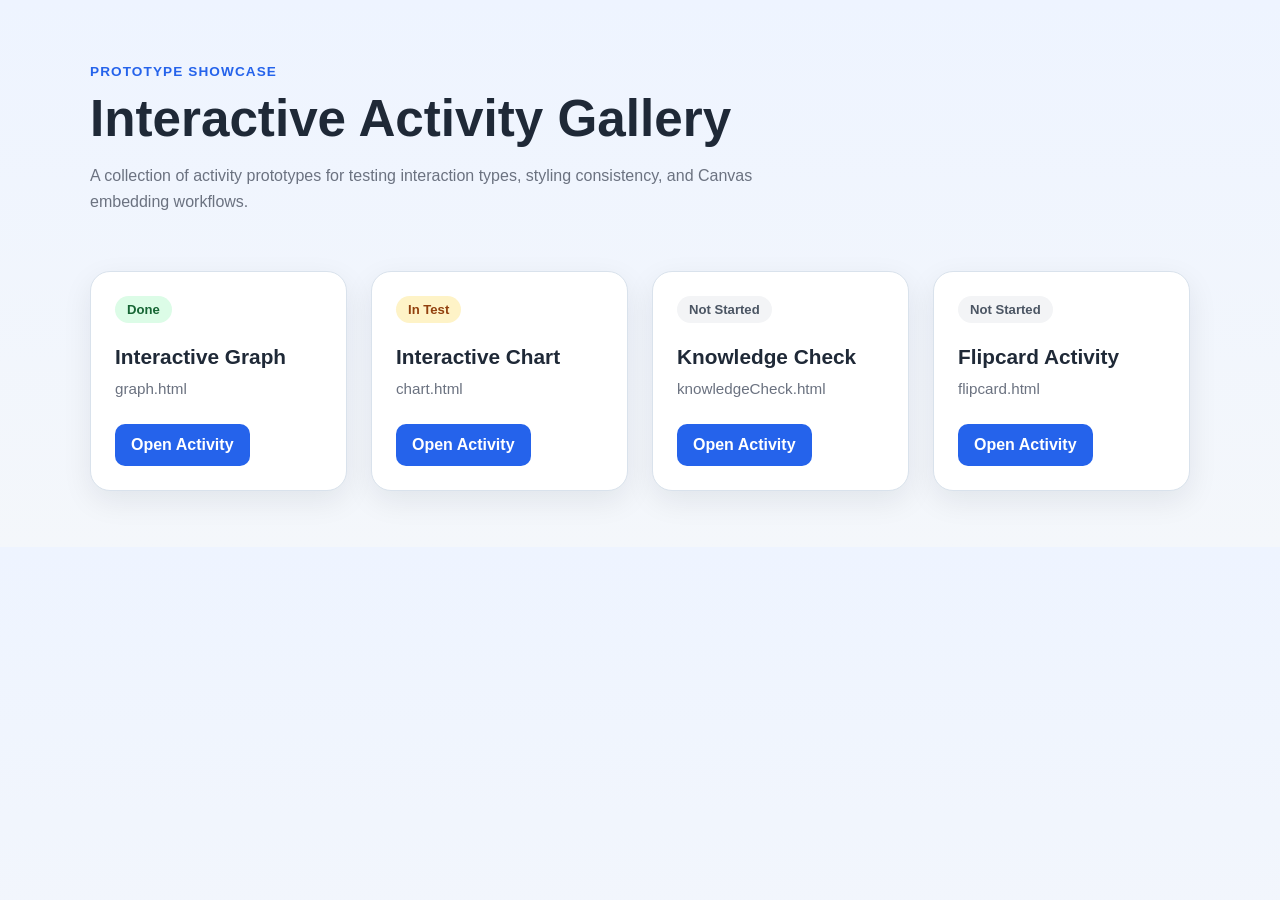
<file: index.html>
<!DOCTYPE html>
<html lang="en">
<head>
  <meta charset="UTF-8" />
  <meta name="viewport" content="width=device-width, initial-scale=1.0" />
  <title>Activity Prototype Gallery</title>
  <link rel="stylesheet" href="style.css" />
</head>
<body>
  <header class="page-header">
    <div class="container">
      <p class="eyebrow">Prototype Showcase</p>
      <h1>Interactive Activity Gallery</h1>
      <p class="page-intro">
        A collection of activity prototypes for testing interaction types,
        styling consistency, and Canvas embedding workflows.
      </p>
    </div>
  </header>

  <main class="container">
    <section class="gallery-grid">
      <article class="gallery-card">
        <div class="card-top">
            <span class="status-badge status-done">Done</span>
        </div>
        <h2>Interactive Graph</h2>
        <p class="file-label">graph.html</p>
        <div class="card-actions">
          <a class="btn btn-primary" href="graph.html">Open Activity</a>
        </div>
      </article>

      <article class="gallery-card">
        <div class="card-top">
          <span class="status-badge status-testing">In Test</span>
        </div>
        <h2>Interactive Chart</h2>
        <p class="file-label">chart.html</p>
        <div class="card-actions">
          <a class="btn btn-primary" href="chart.html">Open Activity</a>
        </div>
      </article>

      <article class="gallery-card">
        <div class="card-top">
          <span class="status-badge status-progress">Not Started</span>
        </div>
        <h2>Knowledge Check</h2>
        <p class="file-label">knowledgeCheck.html</p>
        <div class="card-actions">
          <a class="btn btn-primary" href="knowledgeCheck.html">Open Activity</a>
        </div>
      </article>

      <article class="gallery-card">
        <div class="card-top">
          <span class="status-badge status-progress">Not Started</span>
        </div>
        <h2>Flipcard Activity</h2>
        <p class="file-label">flipcard.html</p>
        <div class="card-actions">
          <a class="btn btn-primary" href="flipcard.html">Open Activity</a>
        </div>
      </article>
    </section>
  </main>
</body>
</html>
</file>
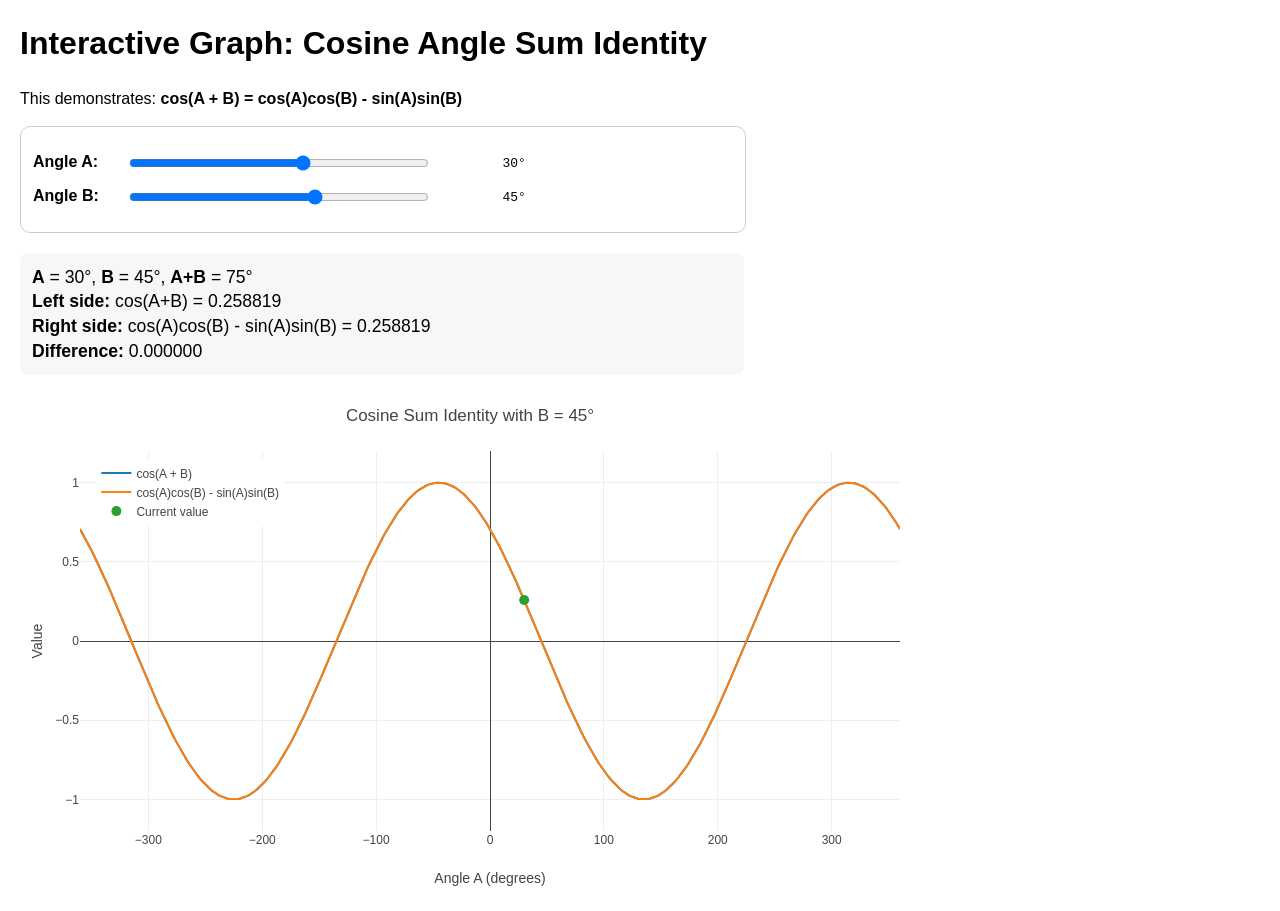
<file: graph.html>
<!DOCTYPE html>
<html lang="en">
<head>
  <meta charset="UTF-8" />
  <meta name="viewport" content="width=device-width, initial-scale=1.0" />
  <title>Cosine Angle Sum Identity</title>
  <script src="https://cdn.plot.ly/plotly-2.35.2.min.js"></script>
  <style>
    body {
      font-family: Arial, sans-serif;
      margin: 20px;
      line-height: 1.4;
    }
    .controls {
      margin-bottom: 20px;
      padding: 12px;
      border: 1px solid #ccc;
      border-radius: 10px;
      max-width: 700px;
    }
    .control-row {
      margin: 12px 0;
    }
    label {
      display: inline-block;
      width: 90px;
      font-weight: bold;
    }
    input[type="range"] {
      width: 300px;
      vertical-align: middle;
    }
    .value {
      display: inline-block;
      width: 80px;
      text-align: right;
      margin-left: 10px;
      font-family: monospace;
    }
    .formula {
      margin: 16px 0;
      font-size: 1.1rem;
      background: #f7f7f7;
      padding: 12px;
      border-radius: 8px;
      max-width: 700px;
    }
    #plot {
      max-width: 900px;
      height: 500px;
    }
  </style>
</head>
<body>
  <h1>Interactive Graph: Cosine Angle Sum Identity</h1>
  <p>
    This demonstrates:
    <strong>cos(A + B) = cos(A)cos(B) - sin(A)sin(B)</strong>
  </p>

  <div class="controls">
    <div class="control-row">
      <label for="aSlider">Angle A:</label>
      <input type="range" id="aSlider" min="-180" max="180" value="30" step="1" />
      <span class="value" id="aValue">30°</span>
    </div>

    <div class="control-row">
      <label for="bSlider">Angle B:</label>
      <input type="range" id="bSlider" min="-180" max="180" value="45" step="1" />
      <span class="value" id="bValue">45°</span>
    </div>
  </div>

  <div class="formula" id="results"></div>

  <div id="plot"></div>

  <script>
    const aSlider = document.getElementById("aSlider");
    const bSlider = document.getElementById("bSlider");
    const aValue = document.getElementById("aValue");
    const bValue = document.getElementById("bValue");
    const results = document.getElementById("results");

    function degToRad(deg) {
      return deg * Math.PI / 180;
    }

    function formatNum(x) {
      return x.toFixed(6);
    }

    function generateXValues(start, end, step) {
      const arr = [];
      for (let x = start; x <= end; x += step) {
        arr.push(x);
      }
      return arr;
    }

    function updatePlot() {
      const Adeg = Number(aSlider.value);
      const Bdeg = Number(bSlider.value);

      aValue.textContent = `${Adeg}°`;
      bValue.textContent = `${Bdeg}°`;

      const Arad = degToRad(Adeg);
      const Brad = degToRad(Bdeg);

      const lhsValue = Math.cos(Arad + Brad);
      const rhsValue = Math.cos(Arad) * Math.cos(Brad) - Math.sin(Arad) * Math.sin(Brad);

      results.innerHTML = `
        <div><strong>A</strong> = ${Adeg}°, <strong>B</strong> = ${Bdeg}°, <strong>A+B</strong> = ${Adeg + Bdeg}°</div>
        <div><strong>Left side:</strong> cos(A+B) = ${formatNum(lhsValue)}</div>
        <div><strong>Right side:</strong> cos(A)cos(B) - sin(A)sin(B) = ${formatNum(rhsValue)}</div>
        <div><strong>Difference:</strong> ${formatNum(Math.abs(lhsValue - rhsValue))}</div>
      `;

      const xDeg = generateXValues(-360, 360, 2);
      const xRad = xDeg.map(degToRad);

      const lhsCurve = xRad.map(x => Math.cos(x + Brad));
      const rhsCurve = xRad.map(x => Math.cos(x) * Math.cos(Brad) - Math.sin(x) * Math.sin(Brad));

      const pointY = Math.cos(Arad + Brad);

      const data = [
        {
          x: xDeg,
          y: lhsCurve,
          mode: "lines",
          name: "cos(A + B)",
        },
        {
          x: xDeg,
          y: rhsCurve,
          mode: "lines",
          name: "cos(A)cos(B) - sin(A)sin(B)",
        },
        {
          x: [Adeg],
          y: [pointY],
          mode: "markers",
          name: "Current value",
          marker: { size: 10 }
        }
      ];

      const layout = {
        title: `Cosine Sum Identity with B = ${Bdeg}°`,
        xaxis: {
          title: "Angle A (degrees)"
        },
        yaxis: {
          title: "Value",
          range: [-1.2, 1.2]
        },
        legend: {
          x: 0.02,
          y: 0.98
        },
        margin: {
          l: 60,
          r: 20,
          t: 60,
          b: 60
        }
      };

      Plotly.newPlot("plot", data, layout, { responsive: true });
    }

    aSlider.addEventListener("input", updatePlot);
    bSlider.addEventListener("input", updatePlot);

    updatePlot();
  </script>
</body>
</html>
</file>
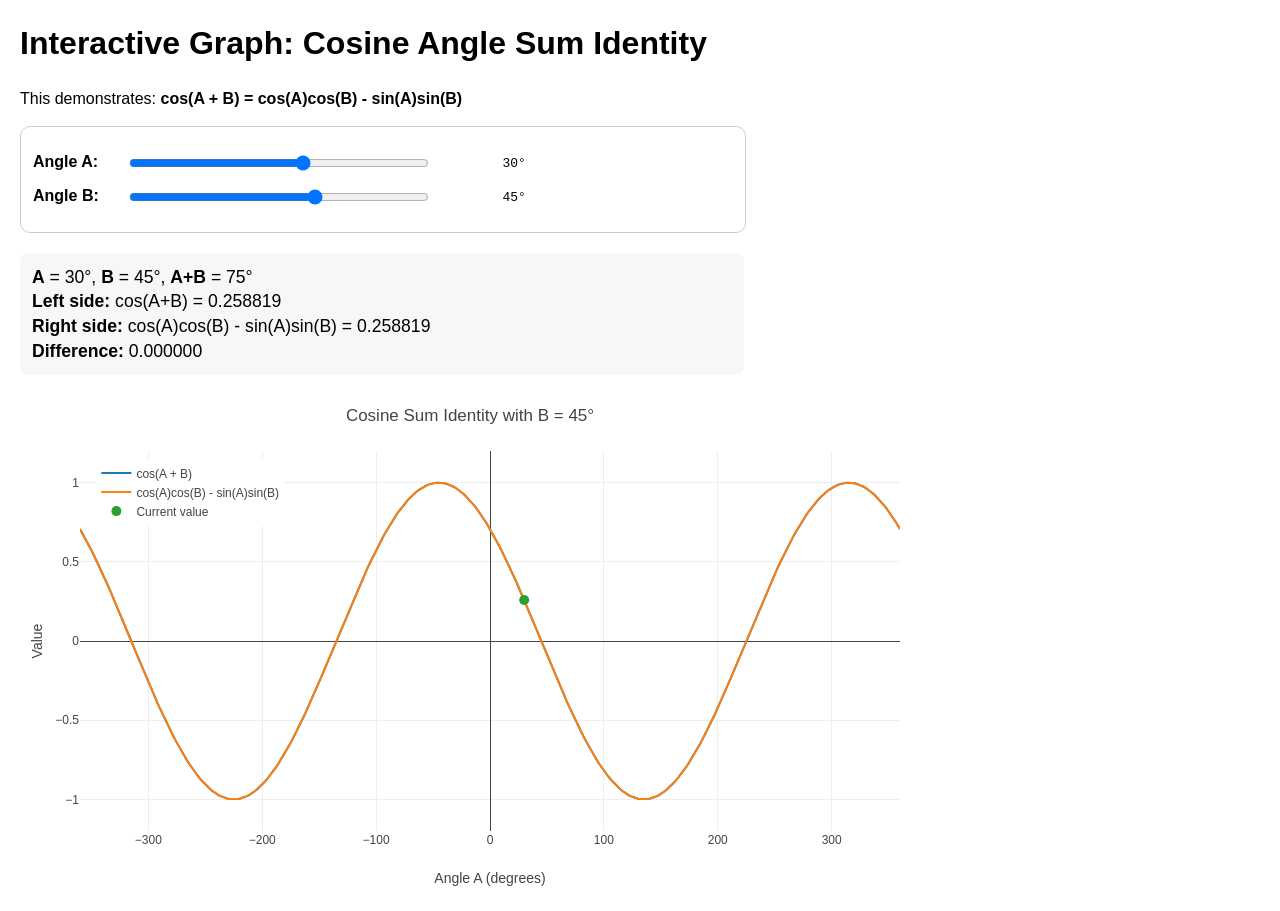
<file: interactive graph.html>
<!DOCTYPE html>
<html lang="en">
<head>
  <meta charset="UTF-8" />
  <meta name="viewport" content="width=device-width, initial-scale=1.0" />
  <title>Cosine Angle Sum Identity</title>
  <script src="https://cdn.plot.ly/plotly-2.35.2.min.js"></script>
  <style>
    body {
      font-family: Arial, sans-serif;
      margin: 20px;
      line-height: 1.4;
    }
    .controls {
      margin-bottom: 20px;
      padding: 12px;
      border: 1px solid #ccc;
      border-radius: 10px;
      max-width: 700px;
    }
    .control-row {
      margin: 12px 0;
    }
    label {
      display: inline-block;
      width: 90px;
      font-weight: bold;
    }
    input[type="range"] {
      width: 300px;
      vertical-align: middle;
    }
    .value {
      display: inline-block;
      width: 80px;
      text-align: right;
      margin-left: 10px;
      font-family: monospace;
    }
    .formula {
      margin: 16px 0;
      font-size: 1.1rem;
      background: #f7f7f7;
      padding: 12px;
      border-radius: 8px;
      max-width: 700px;
    }
    #plot {
      max-width: 900px;
      height: 500px;
    }
  </style>
</head>
<body>
  <h1>Interactive Graph: Cosine Angle Sum Identity</h1>
  <p>
    This demonstrates:
    <strong>cos(A + B) = cos(A)cos(B) - sin(A)sin(B)</strong>
  </p>

  <div class="controls">
    <div class="control-row">
      <label for="aSlider">Angle A:</label>
      <input type="range" id="aSlider" min="-180" max="180" value="30" step="1" />
      <span class="value" id="aValue">30°</span>
    </div>

    <div class="control-row">
      <label for="bSlider">Angle B:</label>
      <input type="range" id="bSlider" min="-180" max="180" value="45" step="1" />
      <span class="value" id="bValue">45°</span>
    </div>
  </div>

  <div class="formula" id="results"></div>

  <div id="plot"></div>

  <script>
    const aSlider = document.getElementById("aSlider");
    const bSlider = document.getElementById("bSlider");
    const aValue = document.getElementById("aValue");
    const bValue = document.getElementById("bValue");
    const results = document.getElementById("results");

    function degToRad(deg) {
      return deg * Math.PI / 180;
    }

    function formatNum(x) {
      return x.toFixed(6);
    }

    function generateXValues(start, end, step) {
      const arr = [];
      for (let x = start; x <= end; x += step) {
        arr.push(x);
      }
      return arr;
    }

    function updatePlot() {
      const Adeg = Number(aSlider.value);
      const Bdeg = Number(bSlider.value);

      aValue.textContent = `${Adeg}°`;
      bValue.textContent = `${Bdeg}°`;

      const Arad = degToRad(Adeg);
      const Brad = degToRad(Bdeg);

      const lhsValue = Math.cos(Arad + Brad);
      const rhsValue = Math.cos(Arad) * Math.cos(Brad) - Math.sin(Arad) * Math.sin(Brad);

      results.innerHTML = `
        <div><strong>A</strong> = ${Adeg}°, <strong>B</strong> = ${Bdeg}°, <strong>A+B</strong> = ${Adeg + Bdeg}°</div>
        <div><strong>Left side:</strong> cos(A+B) = ${formatNum(lhsValue)}</div>
        <div><strong>Right side:</strong> cos(A)cos(B) - sin(A)sin(B) = ${formatNum(rhsValue)}</div>
        <div><strong>Difference:</strong> ${formatNum(Math.abs(lhsValue - rhsValue))}</div>
      `;

      const xDeg = generateXValues(-360, 360, 2);
      const xRad = xDeg.map(degToRad);

      const lhsCurve = xRad.map(x => Math.cos(x + Brad));
      const rhsCurve = xRad.map(x => Math.cos(x) * Math.cos(Brad) - Math.sin(x) * Math.sin(Brad));

      const pointY = Math.cos(Arad + Brad);

      const data = [
        {
          x: xDeg,
          y: lhsCurve,
          mode: "lines",
          name: "cos(A + B)",
        },
        {
          x: xDeg,
          y: rhsCurve,
          mode: "lines",
          name: "cos(A)cos(B) - sin(A)sin(B)",
        },
        {
          x: [Adeg],
          y: [pointY],
          mode: "markers",
          name: "Current value",
          marker: { size: 10 }
        }
      ];

      const layout = {
        title: `Cosine Sum Identity with B = ${Bdeg}°`,
        xaxis: {
          title: "Angle A (degrees)"
        },
        yaxis: {
          title: "Value",
          range: [-1.2, 1.2]
        },
        legend: {
          x: 0.02,
          y: 0.98
        },
        margin: {
          l: 60,
          r: 20,
          t: 60,
          b: 60
        }
      };

      Plotly.newPlot("plot", data, layout, { responsive: true });
    }

    aSlider.addEventListener("input", updatePlot);
    bSlider.addEventListener("input", updatePlot);

    updatePlot();
  </script>
</body>
</html>
</file>
<file: style.css>
:root {
  --bg: #f4f7fb;
  --surface: #ffffff;
  --surface-soft: #f9fbff;
  --text: #1f2937;
  --muted: #6b7280;
  --border: #d9e2ec;
  --primary: #2563eb;
  --primary-dark: #1d4ed8;
  --shadow: 0 10px 30px rgba(15, 23, 42, 0.08);

  --status-not-started-bg: #f3f4f6;
  --status-not-started-text: #4b5563;

  --status-testing-bg: #fef3c7;
  --status-testing-text: #92400e;

  --status-done-bg: #dcfce7;
  --status-done-text: #166534;
}

* {
  box-sizing: border-box;
}

body {
  margin: 0;
  font-family: Arial, Helvetica, sans-serif;
  background: linear-gradient(180deg, #eef4ff 0%, var(--bg) 100%);
  color: var(--text);
}

.container {
  width: min(1100px, calc(100% - 32px));
  margin: 0 auto;
}

.page-header {
  padding: 64px 0 32px;
}

.eyebrow {
  margin: 0 0 12px;
  font-size: 0.85rem;
  font-weight: 700;
  letter-spacing: 0.08em;
  text-transform: uppercase;
  color: var(--primary);
}

.page-header h1 {
  margin: 0 0 16px;
  font-size: clamp(2rem, 4vw, 3.2rem);
  line-height: 1.1;
}

.page-intro {
  margin: 0;
  max-width: 700px;
  font-size: 1rem;
  line-height: 1.6;
  color: var(--muted);
}

.gallery-grid {
  display: grid;
  grid-template-columns: repeat(auto-fit, minmax(240px, 1fr));
  gap: 24px;
  padding: 24px 0 56px;
}

.gallery-card {
  display: flex;
  flex-direction: column;
  justify-content: space-between;
  min-height: 220px;
  padding: 24px;
  border: 1px solid var(--border);
  border-radius: 20px;
  background: var(--surface);
  box-shadow: var(--shadow);
  transition: transform 0.2s ease, box-shadow 0.2s ease;
}

.gallery-card:hover {
  transform: translateY(-4px);
  box-shadow: 0 16px 32px rgba(15, 23, 42, 0.12);
}

.card-top {
  display: flex;
  justify-content: flex-start;
  margin-bottom: 20px;
}

.status-badge {
  display: inline-flex;
  align-items: center;
  padding: 6px 12px;
  border-radius: 999px;
  font-size: 0.82rem;
  font-weight: 700;
}

.status-progress {
  background: var(--status-not-started-bg);
  color: var(--status-not-started-text);
}

.status-testing {
  background: var(--status-testing-bg);
  color: var(--status-testing-text);
}

.status-done {
  background: var(--status-done-bg);
  color: var(--status-done-text);
}

.gallery-card h2 {
  margin: 0 0 10px;
  font-size: 1.3rem;
  line-height: 1.3;
}

.file-label {
  margin: 0 0 24px;
  font-size: 0.95rem;
  color: var(--muted);
}

.card-actions {
  margin-top: auto;
}

.btn {
  display: inline-block;
  padding: 12px 16px;
  border-radius: 10px;
  text-decoration: none;
  font-weight: 700;
  transition: background 0.2s ease, transform 0.2s ease;
}

.btn-primary {
  background: var(--primary);
  color: #ffffff;
}

.btn-primary:hover {
  background: var(--primary-dark);
  transform: translateY(-1px);
}

@media (max-width: 640px) {
  .page-header {
    padding-top: 48px;
  }

  .gallery-card {
    min-height: 200px;
  }
}
</file>
